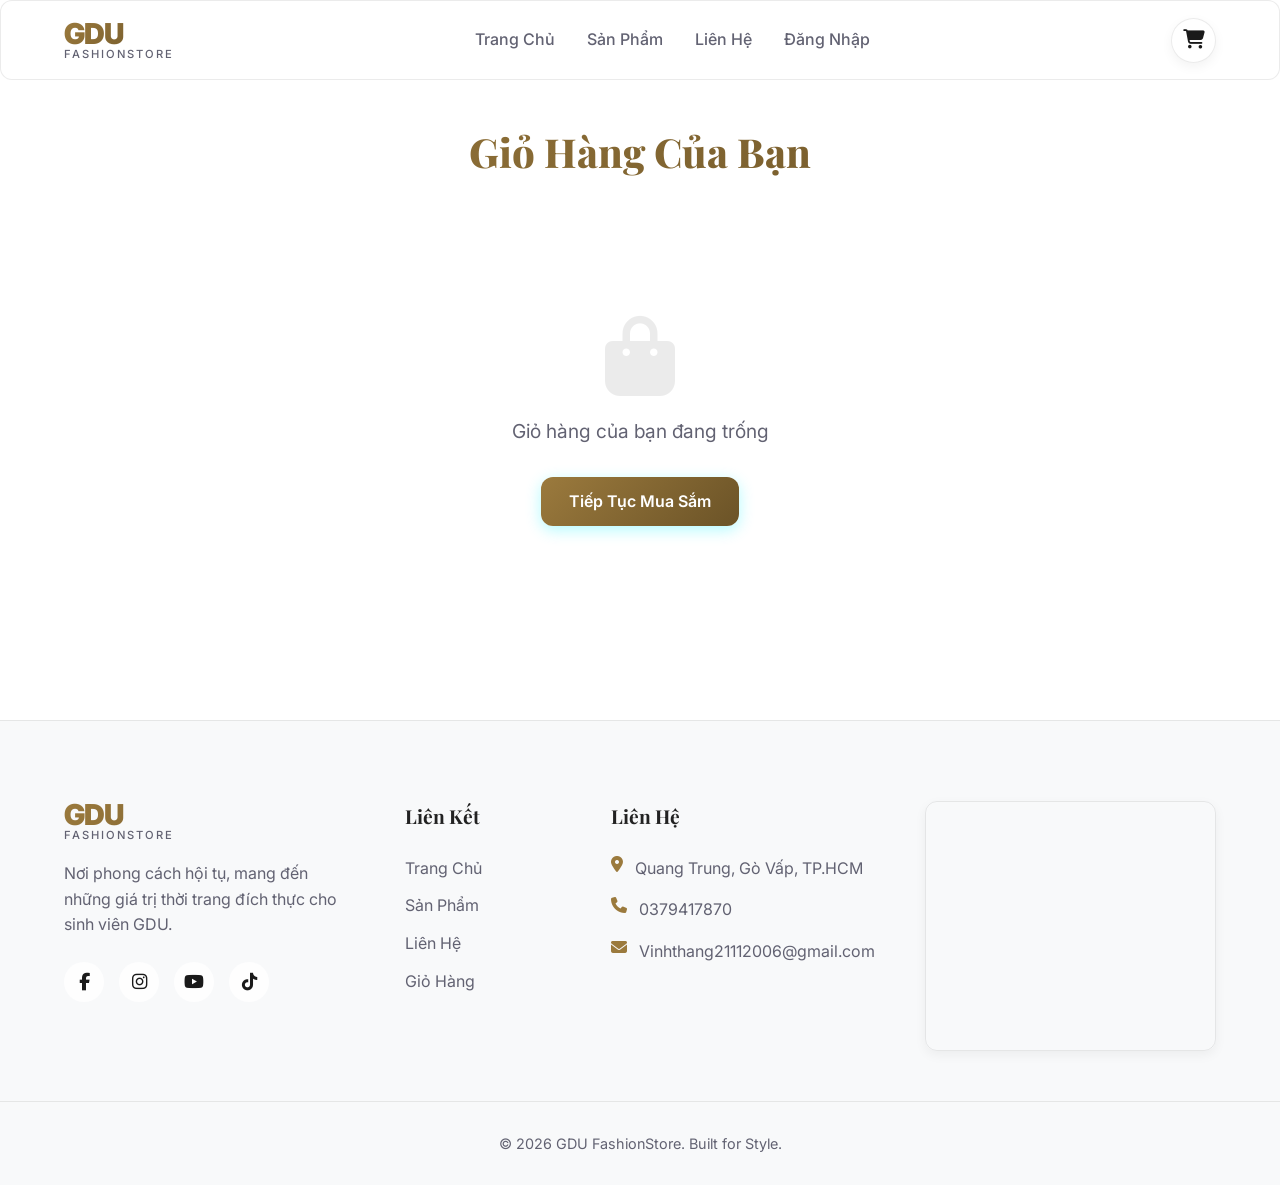
<file: cart.html>
<!DOCTYPE html>
<html lang="vi">
<head>
    <meta charset="UTF-8">
    <meta name="viewport" content="width=device-width, initial-scale=1.0">
    <title>Giỏ Hàng | GDU FashionStore</title>
    <link rel="icon" href="https://cdn-icons-png.flaticon.com/512/1055/1055666.png" type="image/png">
    
    <link rel="stylesheet" href="css/style.css">
    <link rel="stylesheet" href="css/home.css">
    <link rel="stylesheet" href="css/cart.css">
    
    <link rel="stylesheet" href="https://cdnjs.cloudflare.com/ajax/libs/font-awesome/6.4.0/css/all.min.css">
</head>
<body>
    <header class="glass">
        <div class="container nav-container">
            <a href="index.html" class="logo">
                <span class="logo-text">GDU</span>
                <span class="logo-sub">FashionStore</span>
            </a>
            <nav class="nav-menu">
                <ul>
                    <li><a href="index.html">Trang Chủ</a></li>
                    <li><a href="products.html">Sản Phẩm</a></li>
                    <li><a href="contact.html">Liên Hệ</a></li>
                    <li><a href="login.html">Đăng Nhập</a></li>
                </ul>
            </nav>
            <div class="header-actions">
                <a href="cart.html" class="cart-icon">
                    <i class="fas fa-shopping-cart"></i>
                    <span class="cart-count">0</span>
                </a>
                <button class="mobile-menu-btn">
                    <span></span><span></span><span></span>
                </button>
            </div>
        </div>
    </header>

    <main class="cart-page">
        <div class="container">
            <h1 class="section-title">Giỏ Hàng Của Bạn</h1>

            <div class="cart-container" id="cart-content">
                <!-- Cart items and summary will be rendered here -->
                <div class="loader">
                    <div class="spinner"></div>
                </div>
            </div>
        </div>
    </main>

    <footer>
      <div class="container footer-grid">
        <div class="footer-info">
          <a href="index.html" class="logo">
            <span class="logo-text">GDU</span>
            <span class="logo-sub">FashionStore</span>
          </a>
          <p>
            Nơi phong cách hội tụ, mang đến những giá trị thời trang đích thực
            cho sinh viên GDU.
          </p>
          <div class="social-links">
            <a href="#"><i class="fab fa-facebook-f"></i></a>
            <a href="#"><i class="fab fa-instagram"></i></a>
            <a href="#"><i class="fab fa-youtube"></i></a>
            <a href="#"><i class="fab fa-tiktok"></i></a>
          </div>
        </div>

        <div class="footer-links">
          <h3>Liên Kết</h3>
          <ul>
            <li><a href="index.html">Trang Chủ</a></li>
            <li><a href="products.html">Sản Phẩm</a></li>
            <li><a href="contact.html">Liên Hệ</a></li>
            <li><a href="cart.html">Giỏ Hàng</a></li>
          </ul>
        </div>

        <div class="footer-contact">
          <h3>Liên Hệ</h3>
          <ul>
            <li>
              <i class="fas fa-map-marker-alt"></i> Quang Trung, Gò Vấp,
              TP.HCM
            </li>
            <li><i class="fas fa-phone"></i> 0379417870</li>
            <li><i class="fas fa-envelope"></i> Vinhthang21112006@gmail.com</li>
          </ul>
        </div>

        <div class="footer-map">
          <iframe src="https://www.google.com/maps/embed?pb=!1m18!1m12!1m3!1d4030.914873327572!2d106.65290437516886!3d10.837191989315269!2m3!1f0!2f0!3f0!3m2!1i1024!2i768!4f13.1!3m3!1m2!1s0x317529a11d54ecd1%3A0xc5d76300d022c89e!2zUXVhbmcgVHJ1bmcsIEjhu5MgQ2jDrSBNaW5oLCBWaeG7h3QgTmFt!5e1!3m2!1svi!2s!4v1776073583802!5m2!1svi!2s" allowfullscreen="" loading="lazy" referrerpolicy="no-referrer-when-downgrade"></iframe>
        </div>
      </div>
      <div class="footer-bottom">
        <p>&copy; 2026 GDU FashionStore. Built for Style.</p>
      </div>
    </footer>

    <script type="module" src="js/main.js"></script>
    <script type="module" src="js/cart_page.js"></script>
</body>
</html>
</file>
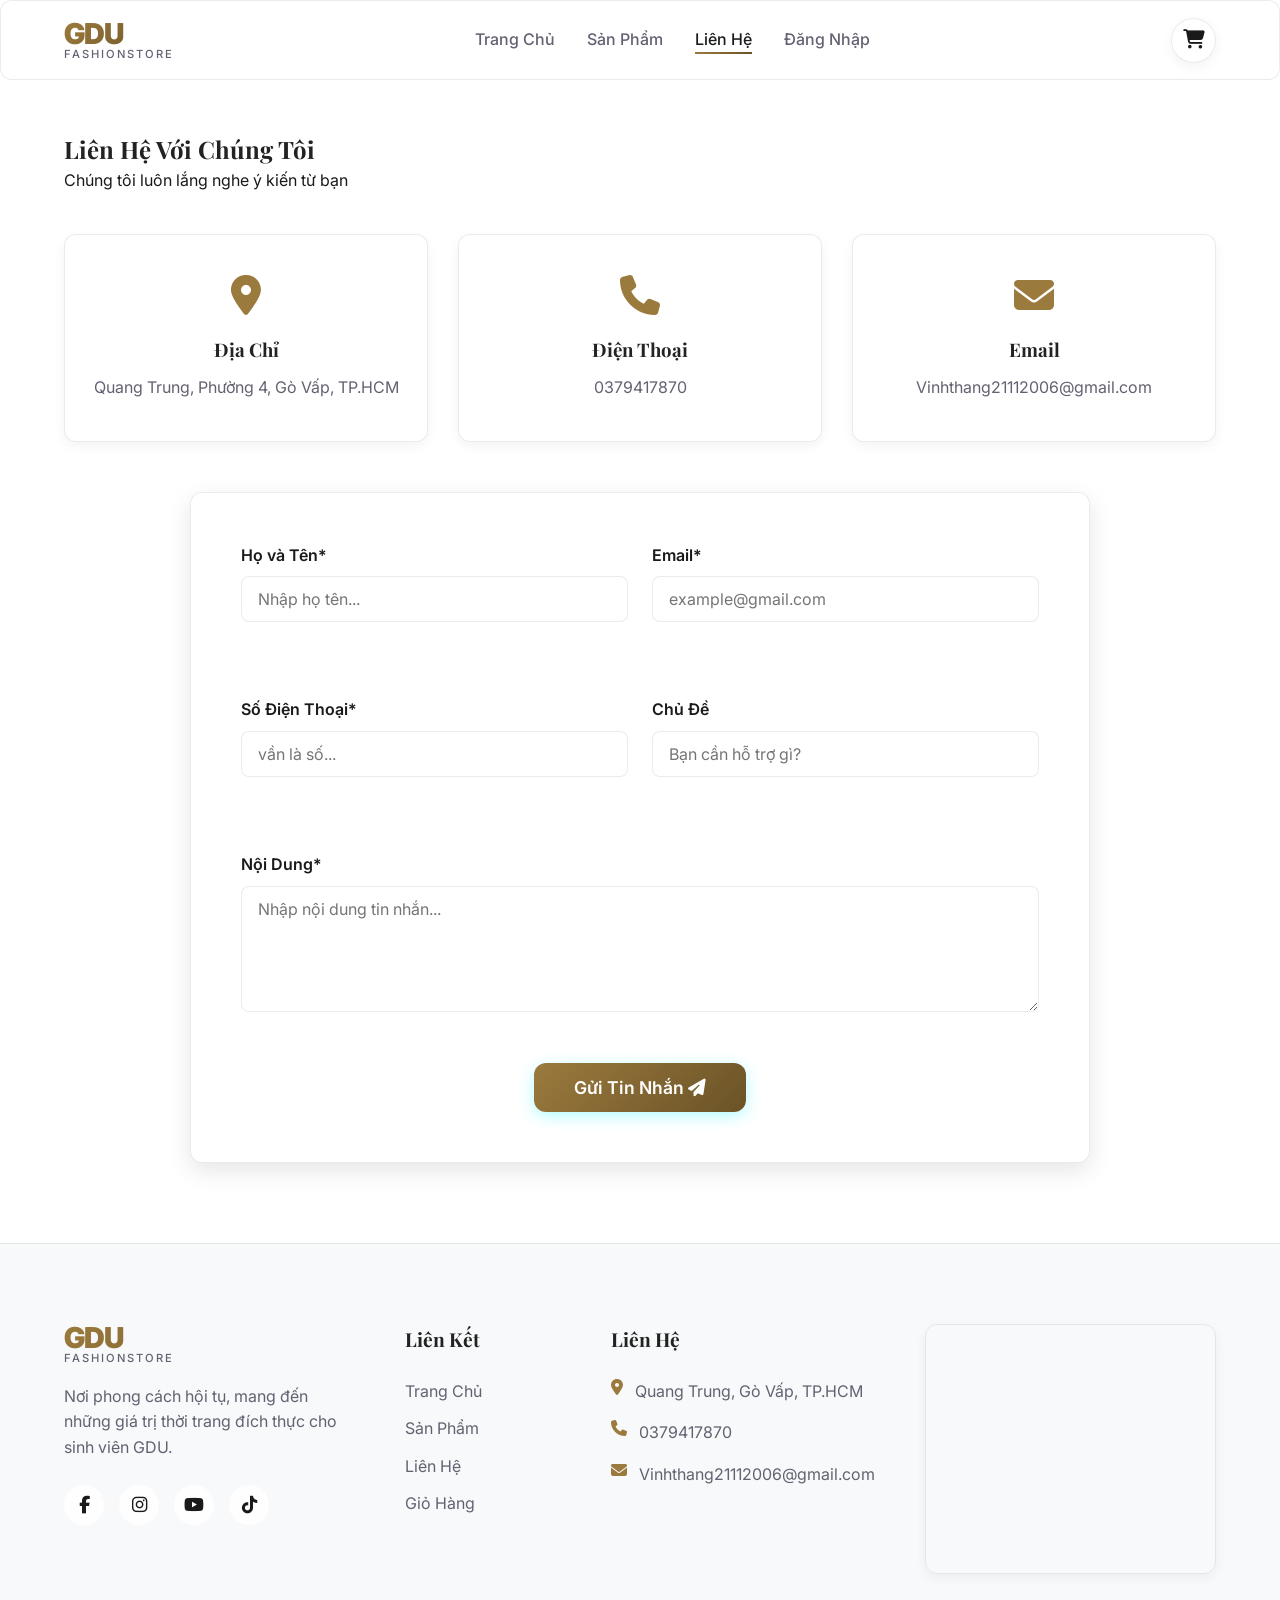
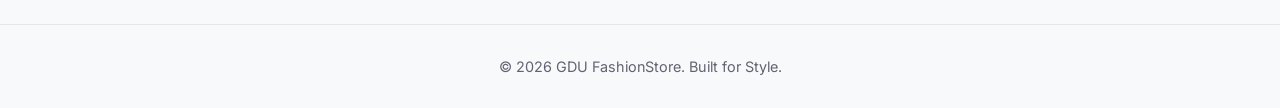
<file: contact.html>
<!doctype html>
<html lang="vi">
  <head>
    <meta charset="UTF-8" />
    <meta name="viewport" content="width=device-width, initial-scale=1.0" />
    <title>Liên Hệ | GDU FashionStore</title>
    <link rel="icon" href="https://cdn-icons-png.flaticon.com/512/1055/1055666.png" type="image/png">

    <link rel="stylesheet" href="css/style.css" />
    <link rel="stylesheet" href="css/home.css" />
    <link rel="stylesheet" href="css/contact.css" />

    <link
      rel="stylesheet"
      href="https://cdnjs.cloudflare.com/ajax/libs/font-awesome/6.4.0/css/all.min.css"
    />
  </head>
  <body>
    <header class="glass">
      <div class="container nav-container">
        <a href="index.html" class="logo">
          <span class="logo-text">GDU</span>
          <span class="logo-sub">FashionStore</span>
        </a>
        <nav class="nav-menu">
          <ul>
            <li><a href="index.html">Trang Chủ</a></li>
            <li><a href="products.html">Sản Phẩm</a></li>
            <li><a href="contact.html" class="active">Liên Hệ</a></li>
            <li><a href="login.html">Đăng Nhập</a></li>
          </ul>
        </nav>
        <div class="header-actions">
          <a href="cart.html" class="cart-icon">
            <i class="fas fa-shopping-cart"></i>
            <span class="cart-count">0</span>
          </a>
          <button class="mobile-menu-btn">
            <span></span><span></span><span></span>
          </button>
        </div>
      </div>
    </header>

    <main class="contact-page">
      <section class="page-banner">
        <div class="container">
          <h1>Liên Hệ Với Chúng Tôi</h1>
          <p>Chúng tôi luôn lắng nghe ý kiến từ bạn</p>
        </div>
      </section>

      <section class="container contact-container">
        <div class="contact-info-grid">
          <div class="contact-card glass animate-fade">
            <i class="fas fa-map-marker-alt"></i>
            <h3>Địa Chỉ</h3>
            <p>Quang Trung, Phường 4, Gò Vấp, TP.HCM</p>
          </div>
          <div class="contact-card glass animate-fade">
            <i class="fas fa-phone"></i>
            <h3>Điện Thoại</h3>
            <p>0379417870</p>
          </div>
          <div class="contact-card glass animate-fade">
            <i class="fas fa-envelope"></i>
            <h3>Email</h3>
            <p>Vinhthang21112006@gmail.com</p>
          </div>
        </div>

        <div class="contact-form-wrapper glass animate-fade">
          <form id="contact-form">
            <div class="form-grid">
              <div class="form-group">
                <label for="fullname">Họ và Tên*</label>
                <input type="text" id="fullname" placeholder="Nhập họ tên..." />
                <span class="error-msg" id="err-fullname"></span>
              </div>
              <div class="form-group">
                <label for="email">Email*</label>
                <input
                  type="email"
                  id="email"
                  placeholder="example@gmail.com"
                />
                <span class="error-msg" id="err-email"></span>
              </div>
              <div class="form-group">
                <label for="phone">Số Điện Thoại*</label>
                <input type="text" id="phone" placeholder="vần là số..." />
                <span class="error-msg" id="err-phone"></span>
              </div>
              <div class="form-group">
                <label for="subject">Chủ Đề</label>
                <input
                  type="text"
                  id="subject"
                  placeholder="Bạn cần hỗ trợ gì?"
                />
              </div>
            </div>
            <div class="form-group">
              <label for="message">Nội Dung*</label>
              <textarea
                id="message"
                rows="5"
                placeholder="Nhập nội dung tin nhắn..."
              ></textarea>
              <span class="error-msg" id="err-message"></span>
            </div>

            <div class="form-submit">
              <button type="submit" class="btn-primary">
                Gửi Tin Nhắn <i class="fas fa-paper-plane"></i>
              </button>
            </div>
          </form>

          <div
            id="success-banner"
            class="success-banner glass"
            style="display: none"
          >
            <i class="fas fa-check-circle"></i>
            <h3>Gửi thành công!</h3>
            <p>
              Cảm ơn bạn đã liên hệ. Chúng tôi sẽ phản hồi trong thời gian sớm
              nhất.
            </p>
          </div>
        </div>
      </section>
    </main>

    <footer>
      <div class="container footer-grid">
        <div class="footer-info">
          <a href="index.html" class="logo">
            <span class="logo-text">GDU</span>
            <span class="logo-sub">FashionStore</span>
          </a>
          <p>
            Nơi phong cách hội tụ, mang đến những giá trị thời trang đích thực
            cho sinh viên GDU.
          </p>
          <div class="social-links">
            <a href="#"><i class="fab fa-facebook-f"></i></a>
            <a href="#"><i class="fab fa-instagram"></i></a>
            <a href="#"><i class="fab fa-youtube"></i></a>
            <a href="#"><i class="fab fa-tiktok"></i></a>
          </div>
        </div>

        <div class="footer-links">
          <h3>Liên Kết</h3>
          <ul>
            <li><a href="index.html">Trang Chủ</a></li>
            <li><a href="products.html">Sản Phẩm</a></li>
            <li><a href="contact.html">Liên Hệ</a></li>
            <li><a href="cart.html">Giỏ Hàng</a></li>
          </ul>
        </div>

        <div class="footer-contact">
          <h3>Liên Hệ</h3>
          <ul>
            <li>
              <i class="fas fa-map-marker-alt"></i> Quang Trung, Gò Vấp,
              TP.HCM
            </li>
            <li><i class="fas fa-phone"></i> 0379417870</li>
            <li><i class="fas fa-envelope"></i> Vinhthang21112006@gmail.com</li>
          </ul>
        </div>

        <div class="footer-map">
          <iframe src="https://www.google.com/maps/embed?pb=!1m18!1m12!1m3!1d4030.914873327572!2d106.65290437516886!3d10.837191989315269!2m3!1f0!2f0!3f0!3m2!1i1024!2i768!4f13.1!3m3!1m2!1s0x317529a11d54ecd1%3A0xc5d76300d022c89e!2zUXVhbmcgVHJ1bmcsIEjhu5MgQ2jDrSBNaW5oLCBWaeG7h3QgTmFt!5e1!3m2!1svi!2s!4v1776073583802!5m2!1svi!2s" allowfullscreen="" loading="lazy" referrerpolicy="no-referrer-when-downgrade"></iframe>
        </div>
      </div>
      <div class="footer-bottom">
        <p>&copy; 2026 GDU FashionStore. Built for Style.</p>
      </div>
    </footer>

    <script type="module" src="js/main.js"></script>
    <script type="module" src="js/contact.js"></script>
  </body>
</html>
</file>
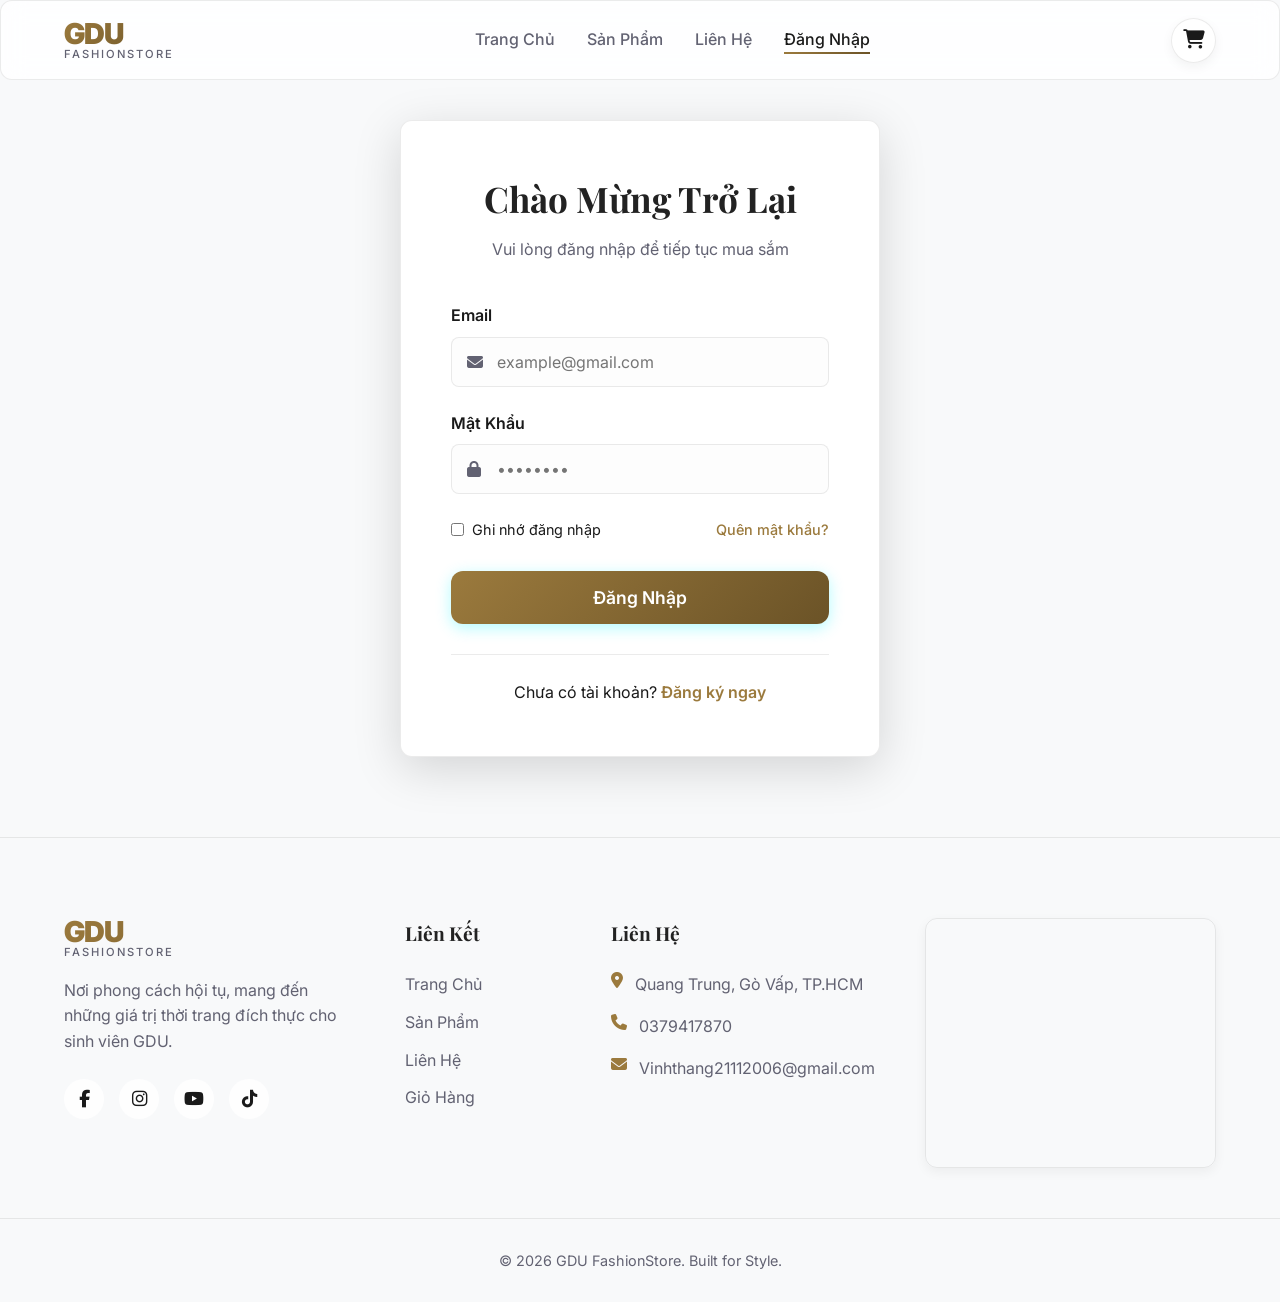
<file: login.html>
<!DOCTYPE html>
<html lang="vi">
<head>
    <meta charset="UTF-8">
    <meta name="viewport" content="width=device-width, initial-scale=1.0">
    <title>Đăng Nhập | GDU FashionStore</title>
    <link rel="icon" href="https://cdn-icons-png.flaticon.com/512/1055/1055666.png" type="image/png">
    
    <link rel="stylesheet" href="css/style.css">
    <link rel="stylesheet" href="css/home.css">
    <link rel="stylesheet" href="css/auth.css">
    
    <link rel="stylesheet" href="https://cdnjs.cloudflare.com/ajax/libs/font-awesome/6.4.0/css/all.min.css">
</head>
<body>
    <header class="glass">
        <div class="container nav-container">
            <a href="index.html" class="logo">
                <span class="logo-text">GDU</span>
                <span class="logo-sub">FashionStore</span>
            </a>
            <nav class="nav-menu">
                <ul>
                    <li><a href="index.html">Trang Chủ</a></li>
                    <li><a href="products.html">Sản Phẩm</a></li>
                    <li><a href="contact.html">Liên Hệ</a></li>
                    <li><a href="login.html" class="active">Đăng Nhập</a></li>
                </ul>
            </nav>
            <div class="header-actions">
                <a href="cart.html" class="cart-icon">
                    <i class="fas fa-shopping-cart"></i>
                    <span class="cart-count">0</span>
                </a>
                <button class="mobile-menu-btn">
                    <span></span><span></span><span></span>
                </button>
            </div>
        </div>
    </header>

    <main class="auth-page">
        <div class="container auth-container">
            <div class="auth-box glass animate-fade">
                <div class="auth-header">
                    <h2>Chào Mừng Trở Lại</h2>
                    <p>Vui lòng đăng nhập để tiếp tục mua sắm</p>
                </div>
                
                <form id="login-form">
                    <div class="form-group">
                        <label for="email">Email</label>
                        <div class="input-wrapper">
                            <i class="fas fa-envelope"></i>
                            <input type="email" id="email" placeholder="example@gmail.com" required>
                        </div>
                    </div>
                    
                    <div class="form-group">
                        <label for="password">Mật Khẩu</label>
                        <div class="input-wrapper">
                            <i class="fas fa-lock"></i>
                            <input type="password" id="password" placeholder="••••••••" required>
                        </div>
                    </div>
                    
                    <div class="auth-options">
                        <label class="remember-me">
                            <input type="checkbox"> Ghi nhớ đăng nhập
                        </label>
                        <a href="#" class="forgot-pass">Quên mật khẩu?</a>
                    </div>
                    
                    <button type="submit" class="btn-primary auth-btn">Đăng Nhập</button>
                </form>
                
                <div class="auth-footer">
                    <p>Chưa có tài khoản? <a href="signup.html">Đăng ký ngay</a></p>
                </div>
            </div>
        </div>
    </main>

    <footer>
      <div class="container footer-grid">
        <div class="footer-info">
          <a href="index.html" class="logo">
            <span class="logo-text">GDU</span>
            <span class="logo-sub">FashionStore</span>
          </a>
          <p>
            Nơi phong cách hội tụ, mang đến những giá trị thời trang đích thực
            cho sinh viên GDU.
          </p>
          <div class="social-links">
            <a href="#"><i class="fab fa-facebook-f"></i></a>
            <a href="#"><i class="fab fa-instagram"></i></a>
            <a href="#"><i class="fab fa-youtube"></i></a>
            <a href="#"><i class="fab fa-tiktok"></i></a>
          </div>
        </div>

        <div class="footer-links">
          <h3>Liên Kết</h3>
          <ul>
            <li><a href="index.html">Trang Chủ</a></li>
            <li><a href="products.html">Sản Phẩm</a></li>
            <li><a href="contact.html">Liên Hệ</a></li>
            <li><a href="cart.html">Giỏ Hàng</a></li>
          </ul>
        </div>

        <div class="footer-contact">
          <h3>Liên Hệ</h3>
          <ul>
            <li>
              <i class="fas fa-map-marker-alt"></i> Quang Trung, Gò Vấp,
              TP.HCM
            </li>
            <li><i class="fas fa-phone"></i> 0379417870</li>
            <li><i class="fas fa-envelope"></i> Vinhthang21112006@gmail.com</li>
          </ul>
        </div>

        <div class="footer-map">
          <iframe src="https://www.google.com/maps/embed?pb=!1m18!1m12!1m3!1d4030.914873327572!2d106.65290437516886!3d10.837191989315269!2m3!1f0!2f0!3f0!3m2!1i1024!2i768!4f13.1!3m3!1m2!1s0x317529a11d54ecd1%3A0xc5d76300d022c89e!2zUXVhbmcgVHJ1bmcsIEjhu5MgQ2jDrSBNaW5oLCBWaeG7h3QgTmFt!5e1!3m2!1svi!2s!4v1776073583802!5m2!1svi!2s" allowfullscreen="" loading="lazy" referrerpolicy="no-referrer-when-downgrade"></iframe>
        </div>
      </div>
      <div class="footer-bottom">
        <p>&copy; 2026 GDU FashionStore. Built for Style.</p>
      </div>
    </footer>

    <script type="module" src="js/main.js"></script>
    <script type="module" src="js/auth.js"></script>
</body>
</html>
</file>
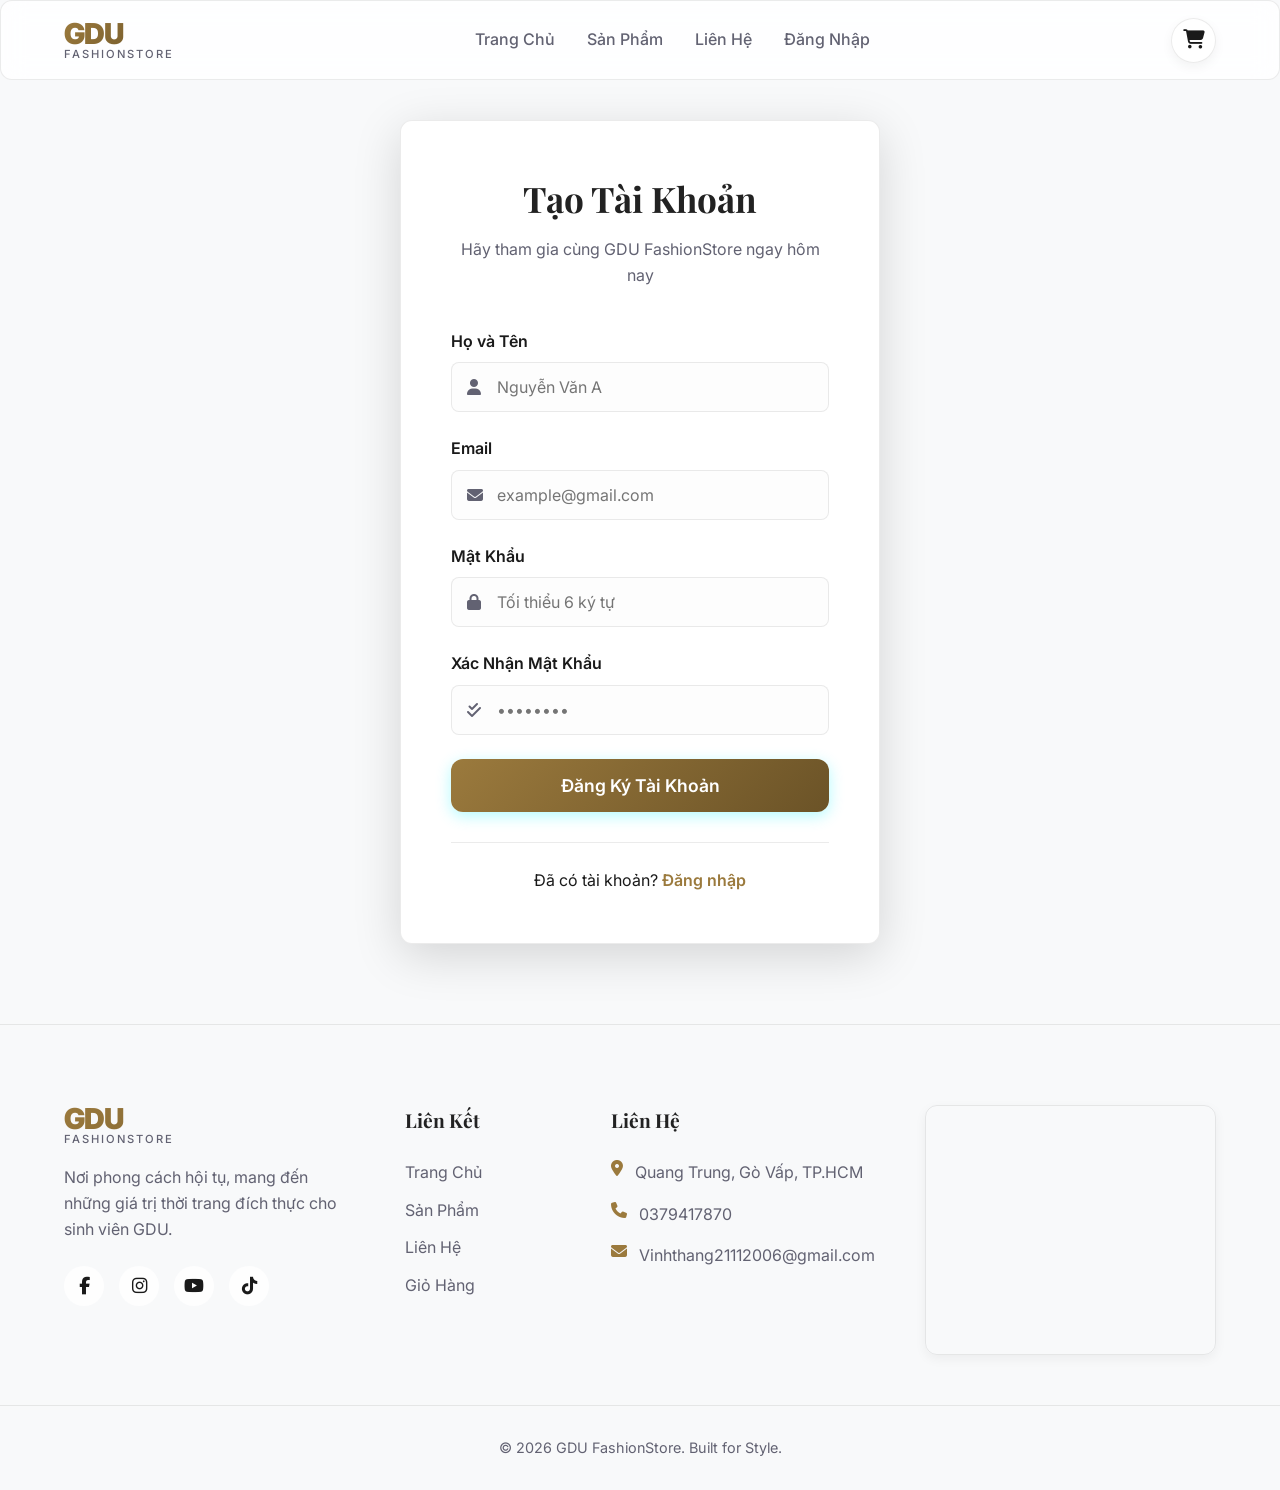
<file: signup.html>
<!DOCTYPE html>
<html lang="vi">
<head>
    <meta charset="UTF-8">
    <meta name="viewport" content="width=device-width, initial-scale=1.0">
    <title>Đăng Ký | GDU FashionStore</title>
    <link rel="icon" href="https://cdn-icons-png.flaticon.com/512/1055/1055666.png" type="image/png">
    
    <link rel="stylesheet" href="css/style.css">
    <link rel="stylesheet" href="css/home.css">
    <link rel="stylesheet" href="css/auth.css">
    
    <link rel="stylesheet" href="https://cdnjs.cloudflare.com/ajax/libs/font-awesome/6.4.0/css/all.min.css">
</head>
<body>
    <header class="glass">
        <div class="container nav-container">
            <a href="index.html" class="logo">
                <span class="logo-text">GDU</span>
                <span class="logo-sub">FashionStore</span>
            </a>
            <nav class="nav-menu">
                <ul>
                    <li><a href="index.html">Trang Chủ</a></li>
                    <li><a href="products.html">Sản Phẩm</a></li>
                    <li><a href="contact.html">Liên Hệ</a></li>
                    <li><a href="login.html">Đăng Nhập</a></li>
                </ul>
            </nav>
            <div class="header-actions">
                <a href="cart.html" class="cart-icon">
                    <i class="fas fa-shopping-cart"></i>
                    <span class="cart-count">0</span>
                </a>
                <button class="mobile-menu-btn">
                    <span></span><span></span><span></span>
                </button>
            </div>
        </div>
    </header>

    <main class="auth-page">
        <div class="container auth-container">
            <div class="auth-box glass animate-fade">
                <div class="auth-header">
                    <h2>Tạo Tài Khoản</h2>
                    <p>Hãy tham gia cùng GDU FashionStore ngay hôm nay</p>
                </div>
                
                <form id="signup-form">
                    <div class="form-group">
                        <label for="fullname">Họ và Tên</label>
                        <div class="input-wrapper">
                            <i class="fas fa-user"></i>
                            <input type="text" id="fullname" placeholder="Nguyễn Văn A" required>
                        </div>
                    </div>

                    <div class="form-group">
                        <label for="email">Email</label>
                        <div class="input-wrapper">
                            <i class="fas fa-envelope"></i>
                            <input type="email" id="email" placeholder="example@gmail.com" required>
                        </div>
                    </div>
                    
                    <div class="form-group">
                        <label for="password">Mật Khẩu</label>
                        <div class="input-wrapper">
                            <i class="fas fa-lock"></i>
                            <input type="password" id="password" placeholder="Tối thiểu 6 ký tự" required minlength="6">
                        </div>
                    </div>

                    <div class="form-group">
                        <label for="confirm-password">Xác Nhận Mật Khẩu</label>
                        <div class="input-wrapper">
                            <i class="fas fa-check-double"></i>
                            <input type="password" id="confirm-password" placeholder="••••••••" required>
                        </div>
                    </div>
                    
                    <button type="submit" class="btn-primary auth-btn">Đăng Ký Tài Khoản</button>
                </form>
                
                <div class="auth-footer">
                    <p>Đã có tài khoản? <a href="login.html">Đăng nhập</a></p>
                </div>
            </div>
        </div>
    </main>

    <footer>
      <div class="container footer-grid">
        <div class="footer-info">
          <a href="index.html" class="logo">
            <span class="logo-text">GDU</span>
            <span class="logo-sub">FashionStore</span>
          </a>
          <p>
            Nơi phong cách hội tụ, mang đến những giá trị thời trang đích thực
            cho sinh viên GDU.
          </p>
          <div class="social-links">
            <a href="#"><i class="fab fa-facebook-f"></i></a>
            <a href="#"><i class="fab fa-instagram"></i></a>
            <a href="#"><i class="fab fa-youtube"></i></a>
            <a href="#"><i class="fab fa-tiktok"></i></a>
          </div>
        </div>

        <div class="footer-links">
          <h3>Liên Kết</h3>
          <ul>
            <li><a href="index.html">Trang Chủ</a></li>
            <li><a href="products.html">Sản Phẩm</a></li>
            <li><a href="contact.html">Liên Hệ</a></li>
            <li><a href="cart.html">Giỏ Hàng</a></li>
          </ul>
        </div>

        <div class="footer-contact">
          <h3>Liên Hệ</h3>
          <ul>
            <li>
              <i class="fas fa-map-marker-alt"></i> Quang Trung, Gò Vấp,
              TP.HCM
            </li>
            <li><i class="fas fa-phone"></i> 0379417870</li>
            <li><i class="fas fa-envelope"></i> Vinhthang21112006@gmail.com</li>
          </ul>
        </div>

        <div class="footer-map">
          <iframe src="https://www.google.com/maps/embed?pb=!1m18!1m12!1m3!1d4030.914873327572!2d106.65290437516886!3d10.837191989315269!2m3!1f0!2f0!3f0!3m2!1i1024!2i768!4f13.1!3m3!1m2!1s0x317529a11d54ecd1%3A0xc5d76300d022c89e!2zUXVhbmcgVHJ1bmcsIEjhu5MgQ2jDrSBNaW5oLCBWaeG7h3QgTmFt!5e1!3m2!1svi!2s!4v1776073583802!5m2!1svi!2s" allowfullscreen="" loading="lazy" referrerpolicy="no-referrer-when-downgrade"></iframe>
        </div>
      </div>
      <div class="footer-bottom">
        <p>&copy; 2026 GDU FashionStore. Built for Style.</p>
      </div>
    </footer>

    <script type="module" src="js/main.js"></script>
    <script type="module" src="js/auth.js"></script>
</body>
</html>
</file>
<file: css/style.css>
@import url('https://fonts.googleapis.com/css2?family=Playfair+Display:ital,wght@0,400;0,700;0,800;1,400;1,700&family=Inter:wght@300;400;500;600;700&display=swap');

:root {
    /* Color Palette - Light Mode */
    --bg-dark: #ffffff;
    --bg-card: #f8f9fa;
    --glass-bg: rgba(255, 255, 255, 0.85);
    --glass-border: rgba(0, 0, 0, 0.08);
    
    --primary: #9b7a3d; /* Darker Gold for contrast on white */
    --primary-glow: rgba(155, 122, 61, 0.15);
    --secondary: #222222;
    --accent: #b01c1c;
    
    --text-main: #1a1a1a;
    --text-muted: #626272;
    
    --gradient-main: linear-gradient(135deg, var(--primary), #6b5327);
    --gradient-surface: linear-gradient(180deg, rgba(0,0,0,0.02) 0%, rgba(0,0,0,0) 100%);
    
    /* Shadows */
    --shadow-sm: 0 4px 12px rgba(0, 0, 0, 0.05);
    --shadow-md: 0 8px 24px rgba(0, 0, 0, 0.1);
    --shadow-lg: 0 12px 48px rgba(0, 0, 0, 0.15);
    
    /* Layout */
    --header-height: 80px;
    --container-max: 1200px;
    --radius-lg: 16px;
    --radius-md: 12px;
    --radius-sm: 8px;
    
    /* Transitions */
    --transition: 0.3s cubic-bezier(0.4, 0, 0.2, 1);
    
    /* Typography */
    --font-main: 'Inter', sans-serif;
    --font-heading: 'Playfair Display', serif;
}

/* Base Reset */
* {
    margin: 0;
    padding: 0;
    box-sizing: border-box;
    font-family: var(--font-main);
}

html {
    scroll-behavior: smooth;
    overflow-x: hidden;
}

body {
    background-color: var(--bg-dark);
    color: var(--text-main);
    line-height: 1.6;
    overflow-x: hidden;
    min-height: 100vh;
    font-family: var(--font-main);
}

h1, h2, h3, h4, .section-title {
    font-family: var(--font-heading);
    color: var(--secondary);
}

/* Scrollbar Customization */
::-webkit-scrollbar {
    width: 8px;
}
::-webkit-scrollbar-track {
    background: var(--bg-dark);
}
::-webkit-scrollbar-thumb {
    background: var(--glass-border);
    border-radius: 10px;
}
::-webkit-scrollbar-thumb:hover {
    background: var(--primary);
}

a {
    text-decoration: none;
    color: inherit;
    transition: var(--transition);
}

ul {
    list-style: none;
}

img {
    max-width: 100%;
    height: auto;
    display: block;
}

button {
    cursor: pointer;
    border: none;
    outline: none;
    background: none;
    font-family: inherit;
    transition: var(--transition);
}

input, select, textarea {
    background: var(--glass-bg);
    border: 1px solid var(--glass-border);
    color: var(--text-main);
    padding: 12px 16px;
    border-radius: var(--radius-sm);
    font-size: 1rem;
    outline: none;
}

select option {
    background: #ffffff;
    color: var(--text-main);
}

input:focus {
    border-color: var(--primary);
    box-shadow: 0 0 10px var(--primary-glow);
}

/* Utilities */
.container {
    max-width: var(--container-max);
    margin: 0 auto;
    padding: 0 24px;
}

.glass {
    background: var(--glass-bg);
    backdrop-filter: blur(12px);
    -webkit-backdrop-filter: blur(12px);
    border: 1px solid var(--glass-border);
    border-radius: var(--radius-md);
}

.btn-primary {
    background: var(--gradient-main);
    color: white;
    padding: 12px 28px;
    border-radius: var(--radius-md);
    font-weight: 600;
    display: inline-block;
    box-shadow: 0 4px 15px rgba(0, 242, 255, 0.3);
}

.btn-primary:hover {
    transform: translateY(-2px);
    box-shadow: 0 6px 20px rgba(0, 242, 255, 0.5);
}

.section-title {
    font-size: 2.5rem;
    font-weight: 800;
    margin-bottom: 2rem;
    text-align: center;
    background: var(--gradient-main);
    -webkit-background-clip: text;
    -webkit-text-fill-color: transparent;
}

/* Animations */
@keyframes fadeIn {
    from { opacity: 0; transform: translateY(20px); }
    to { opacity: 1; transform: translateY(0); }
}

.animate-fade {
    animation: fadeIn 0.8s ease forwards;
}
</file>
<file: css/home.css>
/* Header Scrolled State */
header {
    position: fixed;
    top: 0;
    left: 0;
    width: 100%;
    z-index: 1000;
    height: var(--header-height);
    display: flex;
    align-items: center;
    transition: var(--transition);
}

header.scrolled {
    height: 70px;
    background: rgba(255, 255, 255, 0.95);
    border-bottom: 1px solid var(--glass-border);
    box-shadow: var(--shadow-sm);
}

.nav-container {
    display: flex;
    justify-content: space-between;
    align-items: center;
    width: 100%;
}

.logo {
    display: flex;
    flex-direction: column;
    line-height: 1;
}

.logo-text {
    font-size: 1.8rem;
    font-weight: 900;
    letter-spacing: -1px;
    background: var(--gradient-main);
    -webkit-background-clip: text;
    -webkit-text-fill-color: transparent;
}

.logo-sub {
    font-size: 0.7rem;
    font-weight: 500;
    color: var(--text-muted);
    letter-spacing: 2px;
    text-transform: uppercase;
}

.nav-menu ul {
    display: flex;
    gap: 32px;
}

.nav-menu a {
    font-weight: 500;
    color: var(--text-muted);
    position: relative;
}

.nav-menu a:hover, .nav-menu a.active {
    color: var(--text-main);
}

.nav-menu a::after {
    content: '';
    position: absolute;
    bottom: -5px;
    left: 0;
    width: 0;
    height: 2px;
    background: var(--gradient-main);
    transition: var(--transition);
}

.nav-menu a:hover::after, .nav-menu a.active::after {
    width: 100%;
}

.header-actions {
    display: flex;
    align-items: center;
    gap: 20px;
}

.search-box {
    position: relative;
    display: none; /* Hide on small, show on desktop */
}

.search-box i {
    position: absolute;
    right: 12px;
    top: 50%;
    transform: translateY(-50%);
    color: var(--text-muted);
}

.cart-icon {
    position: relative;
    font-size: 1.2rem;
    width: 45px;
    height: 45px;
    display: flex;
    align-items: center;
    justify-content: center;
    border-radius: 50%;
    background: #ffffff;
    border: 1px solid var(--glass-border);
    box-shadow: var(--shadow-sm);
}

.cart-count {
    position: absolute;
    top: -5px;
    right: -5px;
    background: var(--accent);
    color: white;
    font-size: 0.7rem;
    width: 20px;
    height: 20px;
    border-radius: 50%;
    display: flex;
    align-items: center;
    justify-content: center;
    font-weight: bold;
}

/* Hero Section */
.hero {
    padding-top: calc(var(--header-height) + 60px);
    padding-bottom: 80px;
    min-height: 100vh;
    display: flex;
    align-items: center;
    position: relative;
    overflow: hidden;
}

.hero-content {
    display: grid;
    grid-template-columns: 1.2fr 1fr;
    gap: 60px;
    align-items: center;
}

.badge {
    display: inline-block;
    padding: 6px 16px;
    background: rgba(0, 242, 255, 0.1);
    color: var(--primary);
    border: 1px solid var(--primary-glow);
    border-radius: 100px;
    font-size: 0.8rem;
    font-weight: 600;
    margin-bottom: 20px;
}

.hero-text h1 {
    font-size: 4rem;
    font-weight: 800;
    line-height: 1.1;
    margin-bottom: 24px;
    color: var(--secondary);
}

.hero-text h1 span {
    background: var(--gradient-main);
    -webkit-background-clip: text;
    -webkit-text-fill-color: transparent;
}

.hero-text p {
    font-size: 1.1rem;
    color: var(--text-muted);
    margin-bottom: 40px;
    max-width: 500px;
}

.hero-btns {
    display: flex;
    gap: 20px;
}

.btn-secondary {
    padding: 12px 28px;
    border-radius: var(--radius-md);
    border: 1px solid var(--glass-border);
    font-weight: 600;
}

.hero-image {
    position: relative;
}

.hero-image img {
    width: 100%;
    border-radius: var(--radius-lg);
    box-shadow: var(--shadow-lg);
    z-index: 2;
    position: relative;
}

.glow-sphere {
    position: absolute;
    top: 50%;
    left: 50%;
    transform: translate(-50%, -50%);
    width: 400px;
    height: 400px;
    background: radial-gradient(circle, var(--primary-glow) 0%, transparent 70%);
    z-index: 1;
    animation: pulse 4s infinite alternate;
}

@keyframes pulse {
    0% { transform: translate(-50%, -50%) scale(0.8); opacity: 0.5; }
    100% { transform: translate(-50%, -50%) scale(1.2); opacity: 0.8; }
}

/* Product Section */
.section {
    padding: 100px 0;
}

.section-header {
    text-align: center;
    margin-bottom: 60px;
}

.section-subtitle {
    color: var(--text-muted);
    font-size: 1.1rem;
}

.product-grid {
    display: grid;
    grid-template-columns: repeat(auto-fill, minmax(260px, 1fr));
    gap: 30px;
}

/* Product Card */
.product-card {
    background: #ffffff;
    border: 1px solid var(--glass-border);
    border-radius: var(--radius-lg);
    padding: 20px;
    transition: var(--transition);
    display: flex;
    flex-direction: column;
    height: 100%;
    box-shadow: var(--shadow-sm);
}

.product-card:hover {
    transform: translateY(-10px);
    background: #ffffff;
    border-color: var(--primary);
    box-shadow: var(--shadow-md);
}

.product-img {
    height: 200px;
    background: #fdfdfd;
    border-radius: var(--radius-md);
    padding: 20px;
    margin-bottom: 20px;
    display: flex;
    align-items: center;
    justify-content: center;
    position: relative;
    overflow: hidden;
    border: 1px solid #f0f0f0;
}

.product-img img {
    max-height: 100%;
    object-fit: contain;
}

.product-info {
    flex-grow: 1;
    display: flex;
    flex-direction: column;
}

.product-info h3 {
    font-size: 1.1rem;
    margin-bottom: 10px;
    display: -webkit-box;
    -webkit-line-clamp: 2;
    -webkit-box-orient: vertical;
    overflow: hidden;
    height: 3.2rem;
    line-height: 1.6rem;
}

.category-label {
    font-size: 0.75rem;
    color: var(--text-muted);
    text-transform: uppercase;
    letter-spacing: 1px;
    margin-bottom: 8px;
}

.price-tag {
    font-size: 1.3rem;
    font-weight: 700;
    color: var(--primary);
    margin-bottom: 20px;
}

.product-actions {
    display: flex;
    gap: 10px;
}

.btn-add-cart {
    flex-grow: 1;
    background: var(--glass-bg);
    border: 1px solid var(--glass-border);
    color: var(--text-main);
    padding: 10px;
    border-radius: var(--radius-sm);
    font-weight: 600;
    display: flex;
    align-items: center;
    justify-content: center;
    gap: 8px;
}

.btn-add-cart:hover {
    background: var(--primary);
    color: var(--bg-dark);
}

.view-all {
    margin-top: 60px;
    text-align: center;
}

.btn-outline {
    padding: 12px 30px;
    border: 1px solid var(--primary);
    color: var(--primary);
    border-radius: var(--radius-md);
    font-weight: 600;
}

.btn-outline:hover {
    background: var(--primary);
    color: var(--bg-dark);
}

/* Footer Section */
footer {
    background: #f8f9fa;
    padding: 80px 0 30px;
    border-top: 1px solid var(--glass-border);
}

.footer-grid {
    display: grid;
    grid-template-columns: 1.5fr 0.8fr 1.2fr 1.5fr;
    gap: 50px;
    margin-bottom: 50px;
}

.footer-info .logo {
    margin-bottom: 20px;
}

.footer-info p {
    color: var(--text-muted);
    margin-bottom: 24px;
}

.social-links {
    display: flex;
    gap: 15px;
}

.social-links a {
    width: 40px;
    height: 40px;
    border-radius: 50%;
    background: var(--glass-bg);
    display: flex;
    align-items: center;
    justify-content: center;
    font-size: 1.1rem;
}

.social-links a:hover {
    background: var(--primary);
    color: var(--bg-dark);
    transform: translateY(-3px);
}

.footer-links h3, .footer-contact h3 {
    margin-bottom: 24px;
    font-size: 1.2rem;
}

.footer-links ul li {
    margin-bottom: 12px;
}

.footer-links ul a {
    color: var(--text-muted);
}

.footer-links ul a:hover {
    color: var(--primary);
    padding-left: 5px;
}

.footer-contact li {
    display: flex;
    gap: 12px;
    margin-bottom: 16px;
    color: var(--text-muted);
}

.footer-contact i {
    color: var(--primary);
}

.footer-map {
    height: 250px;
    border-radius: var(--radius-md);
    overflow: hidden;
    border: 1px solid var(--glass-border);
    box-shadow: var(--shadow-sm);
}

.footer-map iframe {
    width: 100%;
    height: 100%;
    border: none;
}

.footer-bottom {
    text-align: center;
    padding-top: 30px;
    border-top: 1px solid var(--glass-border);
    color: var(--text-muted);
    font-size: 0.9rem;
}

/* Loading Spinner */
.loader {
    grid-column: 1 / -1;
    display: flex;
    justify-content: center;
    padding: 50px;
}

.spinner {
    width: 50px;
    height: 50px;
    border: 5px solid var(--glass-bg);
    border-top: 5px solid var(--primary);
    border-radius: 50%;
    animation: spin 1s linear infinite;
}

@keyframes spin {
    0% { transform: rotate(0deg); }
    100% { transform: rotate(360deg); }
}

/* Mobile Adjustments */
.mobile-menu-btn {
    display: none;
    flex-direction: column;
    gap: 6px;
    width: 30px;
}

.mobile-menu-btn span {
    display: block;
    width: 100%;
    height: 2px;
    background: var(--text-main);
    transition: var(--transition);
}

@media (max-width: 1024px) {
    .hero-content {
        grid-template-columns: 1fr;
        text-align: center;
    }
    .hero-text p {
        margin-left: auto;
        margin-right: auto;
    }
    .hero-btns {
        justify-content: center;
    }
    .footer-grid {
        grid-template-columns: 1fr 1fr;
    }
}

@media (max-width: 768px) {
    .nav-menu {
        position: fixed;
        top: 0;
        right: -100%;
        width: 70%;
        height: 100vh;
        background: #ffffff;
        z-index: 999;
        display: flex;
        align-items: center;
        justify-content: center;
        transition: 0.5s;
        border-left: 1px solid var(--glass-border);
        box-shadow: var(--shadow-lg);
    }
    .nav-menu.active {
        right: 0;
    }
    .nav-menu ul {
        flex-direction: column;
        align-items: center;
        gap: 40px;
    }
    .nav-menu a {
        font-size: 1.5rem;
    }
    .mobile-menu-btn {
        display: flex;
        z-index: 1001;
    }
    .mobile-menu-btn.active span:nth-child(1) { transform: translateY(8px) rotate(45deg); }
    .mobile-menu-btn.active span:nth-child(2) { opacity: 0; }
    .mobile-menu-btn.active span:nth-child(3) { transform: translateY(-8px) rotate(-45deg); }
    
    .hero-text h1 { font-size: 2.5rem; }
    .footer-grid { grid-template-columns: 1fr; }
}
</file>
<file: css/cart.css>
.cart-page {
    padding-top: calc(var(--header-height) + 40px);
    padding-bottom: 80px;
    min-height: 80vh;
}

.cart-container {
    display: grid;
    grid-template-columns: 1fr 350px;
    gap: 40px;
    align-items: start;
}

.cart-items {
    display: flex;
    flex-direction: column;
    gap: 20px;
}

.cart-item {
    padding: 20px;
    display: grid;
    grid-template-columns: 100px 1fr 150px 120px 40px;
    gap: 20px;
    align-items: center;
    background: #ffffff;
    box-shadow: var(--shadow-sm);
}

.cart-item-img {
    width: 100px;
    height: 100px;
    background: white;
    border-radius: var(--radius-sm);
    padding: 10px;
}

.cart-item-img img {
    width: 100%;
    height: 100%;
    object-fit: contain;
}

.cart-item-info h3 {
    font-size: 1.1rem;
    margin-bottom: 5px;
}

.cart-item-info p {
    color: var(--primary);
    font-weight: 600;
}

.cart-item-qty {
    display: flex;
    align-items: center;
    gap: 10px;
}

.cart-item-qty button {
    width: 30px;
    height: 30px;
    border: 1px solid var(--glass-border);
    border-radius: 4px;
    color: var(--text-main);
    display: flex;
    align-items: center;
    justify-content: center;
    font-size: 0.8rem;
}

.cart-item-qty span {
    font-weight: 700;
    width: 30px;
    text-align: center;
}

.cart-item-subtotal {
    font-weight: 700;
    font-size: 1.1rem;
    color: var(--text-main);
    text-align: right;
}

.btn-remove {
    color: var(--text-muted);
    font-size: 1.2rem;
}

.btn-remove:hover {
    color: var(--accent);
}

/* Summary Sidebar */
.cart-summary {
    padding: 30px;
    background: #ffffff;
    box-shadow: var(--shadow-md);
}

.cart-summary h2 {
    font-size: 1.5rem;
    margin-bottom: 24px;
    border-bottom: 1px solid var(--glass-border);
    padding-bottom: 15px;
}

.summary-row {
    display: flex;
    justify-content: space-between;
    margin-bottom: 15px;
    color: var(--text-muted);
}

.summary-row.total {
    margin-top: 20px;
    padding-top: 20px;
    border-top: 1px solid var(--glass-border);
    color: var(--text-main);
    font-size: 1.3rem;
    font-weight: 800;
}

.btn-checkout {
    width: 100%;
    margin-top: 30px;
    padding: 16px;
    font-size: 1.1rem;
    text-align: center;
}

/* Empty Cart */
.empty-cart {
    grid-column: 1 / -1;
    text-align: center;
    padding: 100px 0;
}

.empty-cart i {
    font-size: 5rem;
    color: var(--glass-border);
    margin-bottom: 20px;
}

.empty-cart p {
    font-size: 1.2rem;
    color: var(--text-muted);
    margin-bottom: 30px;
}

/* Responsive */
@media (max-width: 992px) {
    .cart-container {
        grid-template-columns: 1fr;
    }
}

@media (max-width: 768px) {
    .cart-item {
        grid-template-columns: 80px 1fr 1fr;
        gap: 15px;
    }
    .cart-item-subtotal, .btn-remove {
        grid-row: 2;
    }
    .cart-item-qty {
        grid-column: 2;
    }
    .cart-item-subtotal {
        grid-column: 3;
    }
}
</file>
<file: css/contact.css>
.contact-page {
    padding-top: var(--header-height);
    padding-bottom: 80px;
}

.contact-container {
    margin-top: -60px;
    position: relative;
    z-index: 10;
}

.contact-page .page-banner {
    padding: 50px 0 100px;
}

.contact-info-grid {
    display: grid;
    grid-template-columns: repeat(3, 1fr);
    gap: 30px;
    margin-bottom: 50px;
}

.contact-card {
    padding: 40px 20px;
    text-align: center;
    transition: var(--transition);
    background: #ffffff;
    box-shadow: var(--shadow-sm);
}

.contact-card:hover {
    transform: translateY(-10px);
    border-color: var(--primary);
}

.contact-card i {
    font-size: 2.5rem;
    color: var(--primary);
    margin-bottom: 20px;
}

.contact-card h3 {
    margin-bottom: 10px;
}

.contact-card p {
    color: var(--text-muted);
}

.contact-form-wrapper {
    max-width: 900px;
    margin: 0 auto;
    padding: 50px;
    background: #ffffff;
    box-shadow: var(--shadow-md);
}

.form-grid {
    display: grid;
    grid-template-columns: 1fr 1fr;
    gap: 24px;
    margin-bottom: 24px;
}

.form-group {
    display: flex;
    flex-direction: column;
    gap: 8px;
    margin-bottom: 20px;
}

.form-group label {
    font-weight: 600;
    color: var(--text-main);
}

.error-msg {
    color: #ff4d4d;
    font-size: 0.85rem;
    min-height: 1.2rem;
    margin-top: 4px;
}

.form-submit {
    text-align: center;
    margin-top: 10px;
}

.btn-primary {
    padding: 14px 40px;
    font-size: 1.1rem;
}

/* Success Banner */
.success-banner {
    text-align: center;
    padding: 40px;
}

.success-banner i {
    font-size: 4rem;
    color: #4CAF50;
    margin-bottom: 20px;
}

.success-banner h3 {
    font-size: 2rem;
    margin-bottom: 15px;
}

/* Responsive */
@media (max-width: 768px) {
    .contact-info-grid {
        grid-template-columns: 1fr;
    }
    .form-grid {
        grid-template-columns: 1fr;
    }
    .contact-form-wrapper {
        padding: 30px 20px;
    }
}
</file>
<file: css/auth.css>
.auth-page {
    padding: 120px 0 80px;
    background: var(--bg-card);
    min-height: calc(100vh - 400px);
}

.auth-container {
    display: flex;
    justify-content: center;
    align-items: center;
}

.auth-box {
    width: 100%;
    max-width: 480px;
    padding: 50px;
    background: #ffffff;
    box-shadow: var(--shadow-lg);
}

.auth-header {
    text-align: center;
    margin-bottom: 40px;
}

.auth-header h2 {
    font-size: 2.2rem;
    margin-bottom: 10px;
    color: var(--secondary);
}

.auth-header p {
    color: var(--text-muted);
}

.form-group {
    margin-bottom: 24px;
}

.form-group label {
    display: block;
    margin-bottom: 8px;
    font-weight: 600;
}

.input-wrapper {
    position: relative;
    display: flex;
    align-items: center;
}

.input-wrapper i {
    position: absolute;
    left: 16px;
    color: var(--text-muted);
}

.input-wrapper input {
    width: 100%;
    padding: 14px 16px 14px 45px;
    background: #fdfdfd;
}

.auth-options {
    display: flex;
    justify-content: space-between;
    align-items: center;
    margin-bottom: 30px;
    font-size: 0.9rem;
}

.remember-me {
    display: flex;
    align-items: center;
    gap: 8px;
    cursor: pointer;
}

.forgot-pass {
    color: var(--primary);
    font-weight: 500;
}

.auth-btn {
    width: 100%;
    padding: 16px;
    font-size: 1.1rem;
    cursor: pointer;
}

.auth-footer {
    text-align: center;
    margin-top: 30px;
    padding-top: 25px;
    border-top: 1px solid var(--glass-border);
}

.auth-footer a {
    color: var(--primary);
    font-weight: 600;
}

/* Responsive */
@media (max-width: 768px) {
    .auth-box {
        padding: 40px 25px;
    }
}
</file>
